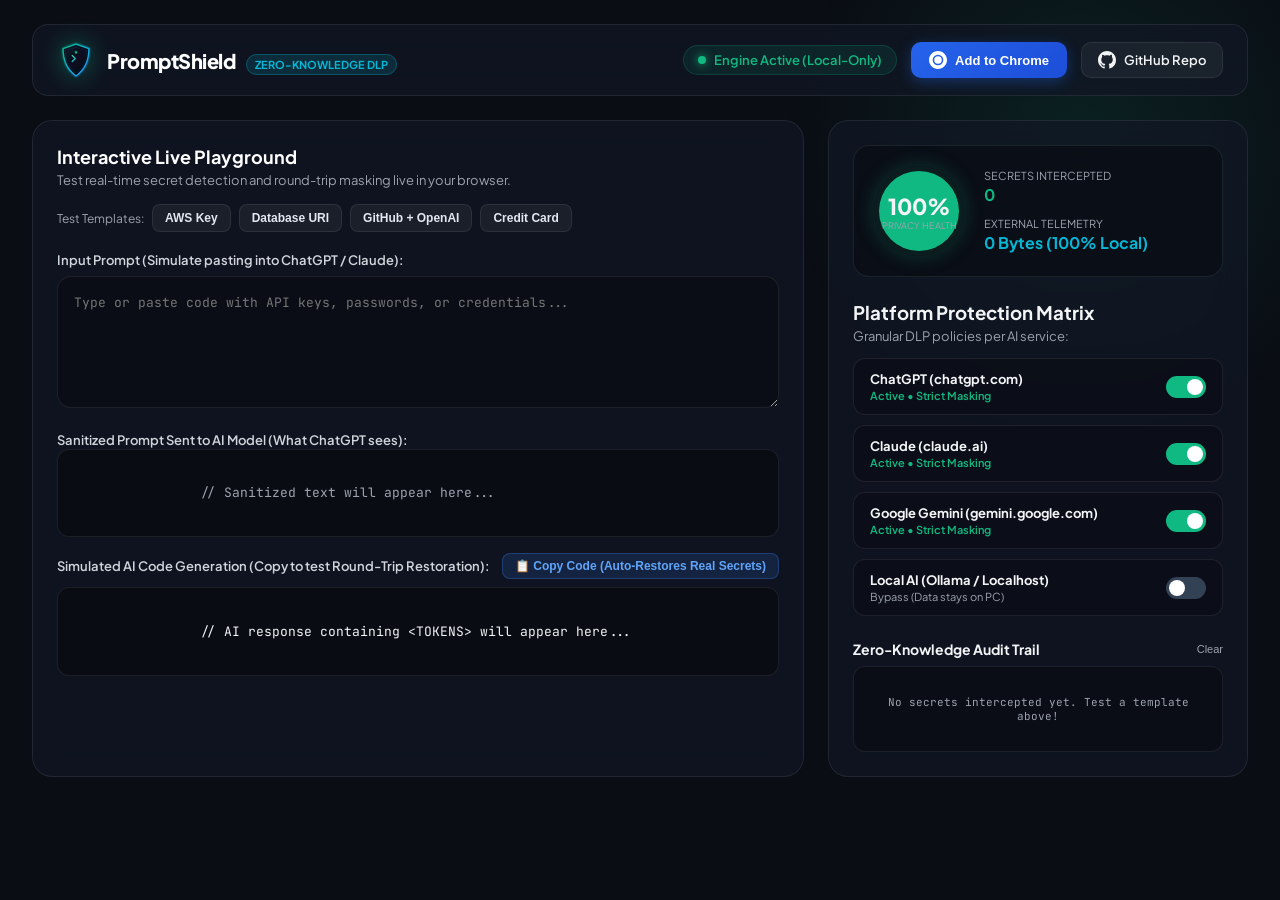
<file: index.html>
<!DOCTYPE html>
<html lang="en">
<head>
  <meta charset="UTF-8">
  <meta name="viewport" content="width=device-width, initial-scale=1.0">
  <title>PromptShield - GenAI Data Loss Prevention & Command Center</title>
  <link rel="icon" type="image/svg+xml" href="assets/logo.svg">
  <link rel="stylesheet" href="dashboard/dashboard.css">
  <link rel="preconnect" href="https://fonts.googleapis.com">
  <link rel="preconnect" href="https://fonts.gstatic.com" crossorigin>
  <link href="https://fonts.googleapis.com/css2?family=JetBrains+Mono:wght@400;600;700&family=Plus+Jakarta+Sans:wght@400;500;600;700;800&display=swap" rel="stylesheet">
</head>
<body>
  <!-- Ambient background glow -->
  <div class="glow-bg"></div>

  <div class="app-layout">
    <!-- Top Navigation Bar -->
    <header class="navbar">
      <div class="nav-brand">
        <img src="assets/logo.svg" alt="PromptShield Logo" class="brand-logo-img">
        <div>
          <span class="brand-title">PromptShield</span>
          <span class="badge-zk">Zero-Knowledge DLP</span>
        </div>
      </div>
      <div class="nav-controls">
        <div class="status-indicator">
          <span class="pulse-dot"></span>
          <span>Engine Active (Local-Only)</span>
        </div>

        <!-- Add to Chrome Button -->
        <button id="btn-add-chrome" class="btn-chrome">
          <svg width="18" height="18" viewBox="0 0 24 24" fill="currentColor">
            <path d="M12 0C5.373 0 0 5.373 0 12s5.373 12 12 12 12-5.373 12-12S18.627 0 12 0zm0 4.909a7.091 7.091 0 110 14.182 7.091 7.091 0 010-14.182zM12 7a5 5 0 100 10 5 5 0 000-10z"/>
          </svg>
          Add to Chrome
        </button>

        <a href="https://github.com/venkatsatwik/prompt-shield" target="_blank" class="btn-github">
          <svg width="18" height="18" viewBox="0 0 24 24" fill="currentColor">
            <path d="M12 0C5.37 0 0 5.37 0 12c0 5.31 3.435 9.795 8.205 11.385.6.105.825-.255.825-.57 0-.285-.015-1.23-.015-2.235-3.015.555-3.795-.735-4.035-1.41-.135-.345-.72-1.41-1.23-1.695-.42-.225-1.02-.78-.015-.795.945-.015 1.62.87 1.845 1.23 1.08 1.815 2.805 1.305 3.495.99.105-.78.42-1.305.765-1.605-2.67-.3-5.46-1.335-5.46-5.925 0-1.305.465-2.385 1.23-3.225-.12-.3-.54-1.53.12-3.18 0 0 1.005-.315 3.3 1.23.96-.27 1.98-.405 3-.405s2.04.135 3 .405c2.295-1.56 3.3-1.23 3.3-1.23.66 1.65.24 2.88.12 3.18.765.84 1.23 1.905 1.23 3.225 0 4.605-2.805 5.625-5.475 5.925.435.375.81 1.095.81 2.22 0 1.605-.015 2.895-.015 3.3 0 .315.225.69.825.57A12.02 12.02 0 0024 12c0-6.63-5.37-12-12-12z"/>
          </svg>
          GitHub Repo
        </a>
      </div>
    </header>

    <main class="content-grid">
      <!-- Left Column: Interactive Live Playground -->
      <section class="panel playground-panel">
        <div class="panel-header">
          <div>
            <h2>Interactive Live Playground</h2>
            <p class="panel-desc">Test real-time secret detection and round-trip masking live in your browser.</p>
          </div>
          <div class="sample-pills">
            <span class="pill-label">Test Templates:</span>
            <button class="pill-btn" data-template="aws">AWS Key</button>
            <button class="pill-btn" data-template="db">Database URI</button>
            <button class="pill-btn" data-template="tokens">GitHub + OpenAI</button>
            <button class="pill-btn" data-template="cc">Credit Card</button>
          </div>
        </div>

        <div class="playground-body">
          <div class="input-wrapper">
            <label for="prompt-input">Input Prompt (Simulate pasting into ChatGPT / Claude):</label>
            <textarea id="prompt-input" rows="5" placeholder="Type or paste code with API keys, passwords, or credentials..."></textarea>
            
            <!-- Realtime Scan Status Bar -->
            <div id="detection-banner" class="detection-banner hidden">
              <div class="banner-title">
                <span id="banner-count">0 Secrets Detected</span>
                <div id="detected-tags" class="tag-row"></div>
              </div>
              <button id="btn-sanitize" class="btn-primary">
                🎭 Sanitize & Auto-Mask
              </button>
            </div>
          </div>

          <!-- Sanitized Output & Round-Trip Demonstration -->
          <div class="roundtrip-section">
            <div class="output-block">
              <label>Sanitized Prompt Sent to AI Model (What ChatGPT sees):</label>
              <div id="sanitized-preview" class="code-preview font-mono text-muted">
                // Sanitized text will appear here...
              </div>
            </div>

            <div class="output-block mt-3">
              <div class="split-label">
                <label>Simulated AI Code Generation (Copy to test Round-Trip Restoration):</label>
                <button id="btn-copy-ai" class="btn-copy">
                  📋 Copy Code (Auto-Restores Real Secrets)
                </button>
              </div>
              <div id="ai-response-preview" class="code-preview font-mono">
                // AI response containing &lt;TOKENS&gt; will appear here...
              </div>
            </div>

            <!-- Toast notification for copy event -->
            <div id="clipboard-toast" class="toast hidden">
              ✅ <strong>Round-Trip Success:</strong> Real credentials were automatically restored to your clipboard!
            </div>
          </div>
        </div>
      </section>

      <!-- Right Column: Command Center & Policy Matrix -->
      <aside class="panel side-panel">
        <!-- Privacy Score Card -->
        <div class="score-card">
          <div class="score-circle">
            <span id="score-val">100%</span>
            <span class="subtext">Privacy Health</span>
          </div>
          <div class="score-meta">
            <div class="metric-item">
              <span class="metric-title">Secrets Intercepted</span>
              <span class="metric-val text-green" id="metric-blocked">0</span>
            </div>
            <div class="metric-item">
              <span class="metric-title">External Telemetry</span>
              <span class="metric-val text-cyan">0 Bytes (100% Local)</span>
            </div>
          </div>
        </div>

        <!-- Platform Permission Matrix -->
        <div class="platform-matrix">
          <h3>Platform Protection Matrix</h3>
          <p class="panel-desc">Granular DLP policies per AI service:</p>

          <div class="platform-list">
            <div class="platform-item">
              <div class="platform-info">
                <strong>ChatGPT (chatgpt.com)</strong>
                <span class="status-active">Active • Strict Masking</span>
              </div>
              <label class="switch">
                <input type="checkbox" checked>
                <span class="slider"></span>
              </label>
            </div>

            <div class="platform-item">
              <div class="platform-info">
                <strong>Claude (claude.ai)</strong>
                <span class="status-active">Active • Strict Masking</span>
              </div>
              <label class="switch">
                <input type="checkbox" checked>
                <span class="slider"></span>
              </label>
            </div>

            <div class="platform-item">
              <div class="platform-info">
                <strong>Google Gemini (gemini.google.com)</strong>
                <span class="status-active">Active • Strict Masking</span>
              </div>
              <label class="switch">
                <input type="checkbox" checked>
                <span class="slider"></span>
              </label>
            </div>

            <div class="platform-item">
              <div class="platform-info">
                <strong>Local AI (Ollama / Localhost)</strong>
                <span class="status-bypass">Bypass (Data stays on PC)</span>
              </div>
              <label class="switch">
                <input type="checkbox">
                <span class="slider"></span>
              </label>
            </div>
          </div>
        </div>

        <!-- Local Audit Log -->
        <div class="audit-section">
          <div class="split-label">
            <h3>Zero-Knowledge Audit Trail</h3>
            <button id="btn-clear-logs" class="btn-text">Clear</button>
          </div>
          <div id="audit-log-list" class="log-list font-mono">
            <div class="log-empty">No secrets intercepted yet. Test a template above!</div>
          </div>
        </div>
      </aside>
    </main>
  </div>

  <!-- Install Chrome Extension Modal -->
  <div id="install-modal" class="modal-overlay hidden">
    <div class="modal-card">
      <div class="modal-header">
        <div class="modal-title">
          <img src="assets/logo.svg" alt="PromptShield Logo" class="modal-logo-img">
          <h3>Install PromptShield on Chrome</h3>
        </div>
        <button id="btn-close-modal" class="btn-close">&times;</button>
      </div>

      <div class="modal-body">
        <p class="modal-intro">Protect your secrets on ChatGPT, Claude, and Gemini in 3 simple steps:</p>

        <div class="step-card">
          <div class="step-num">1</div>
          <div class="step-content">
            <strong>Download the Extension Package</strong>
            <p>Get the official zero-knowledge extension package:</p>
            <a href="assets/prompt-shield-extension.zip" download="prompt-shield-extension.zip" class="btn-download">
              ⬇️ Download Extension (.ZIP)
            </a>
          </div>
        </div>

        <div class="step-card">
          <div class="step-num">2</div>
          <div class="step-content">
            <strong>Open Chrome Extensions</strong>
            <p>Open a new tab and paste: <code class="code-badge">chrome://extensions</code></p>
            <p>Toggle ON <strong>"Developer mode"</strong> in the top-right corner.</p>
          </div>
        </div>

        <div class="step-card">
          <div class="step-num">3</div>
          <div class="step-content">
            <strong>Load Unpacked</strong>
            <p>Click <strong>"Load unpacked"</strong> and select the unzipped <code class="code-badge">prompt-shield</code> folder.</p>
          </div>
        </div>
      </div>

      <div class="modal-footer">
        <span>✨ 100% Free & Open-Source • Zero-Knowledge Telemetry</span>
      </div>
    </div>
  </div>

  <!-- Shared Core Engines -->
  <script src="core/detector.js"></script>
  <script src="core/masker.js"></script>
  <script src="dashboard/dashboard.js"></script>
</body>
</html>
</file>
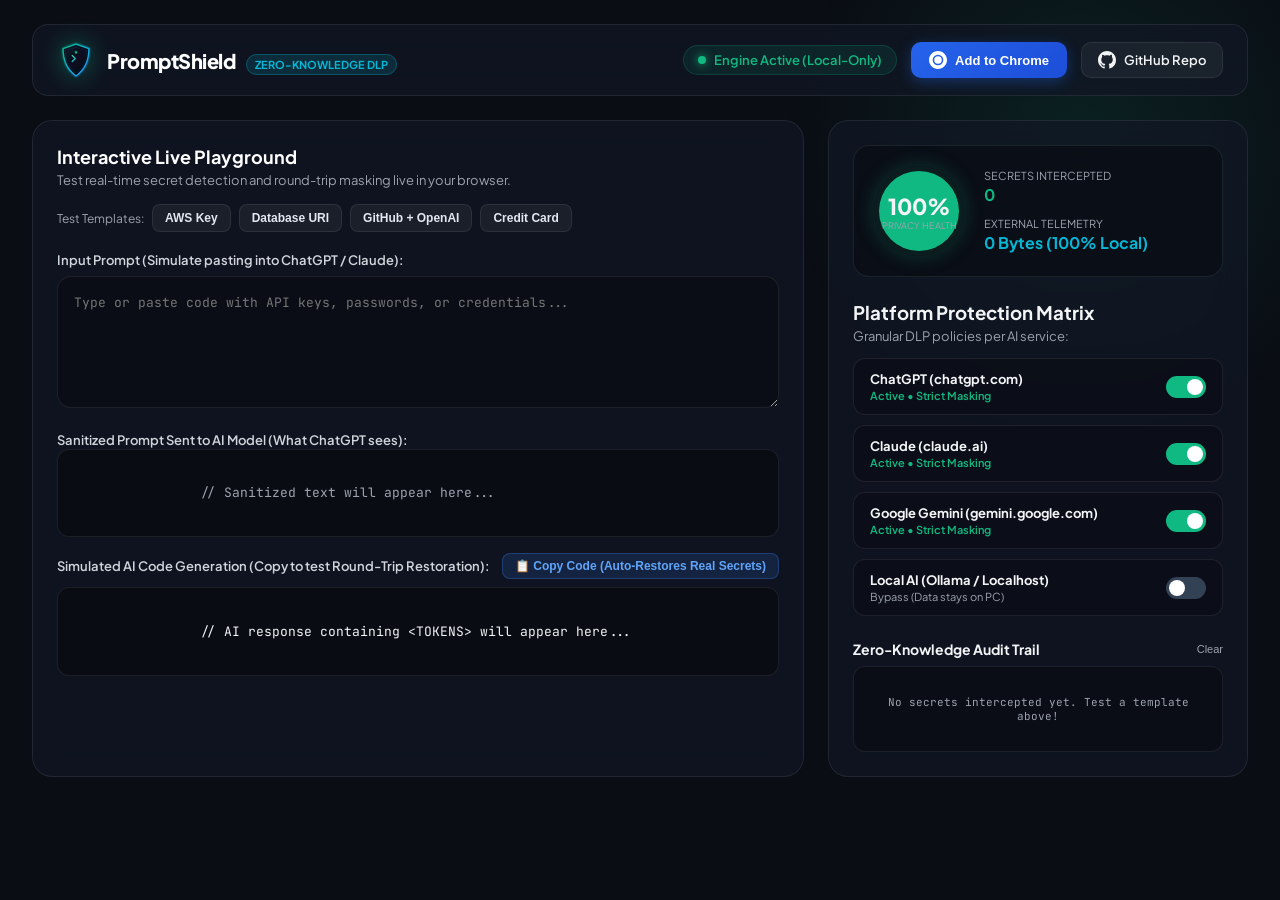
<file: dashboard/index.html>
<!DOCTYPE html>
<html lang="en">
<head>
  <meta charset="UTF-8">
  <meta name="viewport" content="width=device-width, initial-scale=1.0">
  <title>PromptShield - GenAI Data Loss Prevention & Command Center</title>
  <link rel="icon" type="image/svg+xml" href="../assets/logo.svg">
  <link rel="stylesheet" href="dashboard.css">
  <link rel="preconnect" href="https://fonts.googleapis.com">
  <link rel="preconnect" href="https://fonts.gstatic.com" crossorigin>
  <link href="https://fonts.googleapis.com/css2?family=JetBrains+Mono:wght@400;600;700&family=Plus+Jakarta+Sans:wght@400;500;600;700;800&display=swap" rel="stylesheet">
</head>
<body>
  <div class="glow-bg"></div>

  <div class="app-layout">
    <header class="navbar">
      <div class="nav-brand">
        <img src="../assets/logo.svg" alt="PromptShield Logo" class="brand-logo-img">
        <div>
          <span class="brand-title">PromptShield</span>
          <span class="badge-zk">Zero-Knowledge DLP</span>
        </div>
      </div>
      <div class="nav-controls">
        <div class="status-indicator">
          <span class="pulse-dot"></span>
          <span>Engine Active (Local-Only)</span>
        </div>

        <button id="btn-add-chrome" class="btn-chrome">
          <svg width="18" height="18" viewBox="0 0 24 24" fill="currentColor">
            <path d="M12 0C5.373 0 0 5.373 0 12s5.373 12 12 12 12-5.373 12-12S18.627 0 12 0zm0 4.909a7.091 7.091 0 110 14.182 7.091 7.091 0 010-14.182zM12 7a5 5 0 100 10 5 5 0 000-10z"/>
          </svg>
          Add to Chrome
        </button>

        <a href="https://github.com/venkatsatwik/prompt-shield" target="_blank" class="btn-github">
          <svg width="18" height="18" viewBox="0 0 24 24" fill="currentColor">
            <path d="M12 0C5.37 0 0 5.37 0 12c0 5.31 3.435 9.795 8.205 11.385.6.105.825-.255.825-.57 0-.285-.015-1.23-.015-2.235-3.015.555-3.795-.735-4.035-1.41-.135-.345-.72-1.41-1.23-1.695-.42-.225-1.02-.78-.015-.795.945-.015 1.62.87 1.845 1.23 1.08 1.815 2.805 1.305 3.495.99.105-.78.42-1.305.765-1.605-2.67-.3-5.46-1.335-5.46-5.925 0-1.305.465-2.385 1.23-3.225-.12-.3-.54-1.53.12-3.18 0 0 1.005-.315 3.3 1.23.96-.27 1.98-.405 3-.405s2.04.135 3 .405c2.295-1.56 3.3-1.23 3.3-1.23.66 1.65.24 2.88.12 3.18.765.84 1.23 1.905 1.23 3.225 0 4.605-2.805 5.625-5.475 5.925.435.375.81 1.095.81 2.22 0 1.605-.015 2.895-.015 3.3 0 .315.225.69.825.57A12.02 12.02 0 0024 12c0-6.63-5.37-12-12-12z"/>
          </svg>
          GitHub Repo
        </a>
      </div>
    </header>

    <main class="content-grid">
      <section class="panel playground-panel">
        <div class="panel-header">
          <div>
            <h2>Interactive Live Playground</h2>
            <p class="panel-desc">Test real-time secret detection and round-trip masking live in your browser.</p>
          </div>
          <div class="sample-pills">
            <span class="pill-label">Test Templates:</span>
            <button class="pill-btn" data-template="aws">AWS Key</button>
            <button class="pill-btn" data-template="db">Database URI</button>
            <button class="pill-btn" data-template="tokens">GitHub + OpenAI</button>
            <button class="pill-btn" data-template="cc">Credit Card</button>
          </div>
        </div>

        <div class="playground-body">
          <div class="input-wrapper">
            <label for="prompt-input">Input Prompt (Simulate pasting into ChatGPT / Claude):</label>
            <textarea id="prompt-input" rows="5" placeholder="Type or paste code with API keys, passwords, or credentials..."></textarea>
            
            <div id="detection-banner" class="detection-banner hidden">
              <div class="banner-title">
                <span id="banner-count">0 Secrets Detected</span>
                <div id="detected-tags" class="tag-row"></div>
              </div>
              <button id="btn-sanitize" class="btn-primary">
                🎭 Sanitize & Auto-Mask
              </button>
            </div>
          </div>

          <div class="roundtrip-section">
            <div class="output-block">
              <label>Sanitized Prompt Sent to AI Model (What ChatGPT sees):</label>
              <div id="sanitized-preview" class="code-preview font-mono text-muted">
                // Sanitized text will appear here...
              </div>
            </div>

            <div class="output-block mt-3">
              <div class="split-label">
                <label>Simulated AI Code Generation (Copy to test Round-Trip Restoration):</label>
                <button id="btn-copy-ai" class="btn-copy">
                  📋 Copy Code (Auto-Restores Real Secrets)
                </button>
              </div>
              <div id="ai-response-preview" class="code-preview font-mono">
                // AI response containing &lt;TOKENS&gt; will appear here...
              </div>
            </div>

            <div id="clipboard-toast" class="toast hidden">
              ✅ <strong>Round-Trip Success:</strong> Real credentials were automatically restored to your clipboard!
            </div>
          </div>
        </div>
      </section>

      <aside class="panel side-panel">
        <div class="score-card">
          <div class="score-circle">
            <span id="score-val">100%</span>
            <span class="subtext">Privacy Health</span>
          </div>
          <div class="score-meta">
            <div class="metric-item">
              <span class="metric-title">Secrets Intercepted</span>
              <span class="metric-val text-green" id="metric-blocked">0</span>
            </div>
            <div class="metric-item">
              <span class="metric-title">External Telemetry</span>
              <span class="metric-val text-cyan">0 Bytes (100% Local)</span>
            </div>
          </div>
        </div>

        <div class="platform-matrix">
          <h3>Platform Protection Matrix</h3>
          <p class="panel-desc">Granular DLP policies per AI service:</p>

          <div class="platform-list">
            <div class="platform-item">
              <div class="platform-info">
                <strong>ChatGPT (chatgpt.com)</strong>
                <span class="status-active">Active • Strict Masking</span>
              </div>
              <label class="switch">
                <input type="checkbox" checked>
                <span class="slider"></span>
              </label>
            </div>

            <div class="platform-item">
              <div class="platform-info">
                <strong>Claude (claude.ai)</strong>
                <span class="status-active">Active • Strict Masking</span>
              </div>
              <label class="switch">
                <input type="checkbox" checked>
                <span class="slider"></span>
              </label>
            </div>

            <div class="platform-item">
              <div class="platform-info">
                <strong>Google Gemini (gemini.google.com)</strong>
                <span class="status-active">Active • Strict Masking</span>
              </div>
              <label class="switch">
                <input type="checkbox" checked>
                <span class="slider"></span>
              </label>
            </div>

            <div class="platform-item">
              <div class="platform-info">
                <strong>Local AI (Ollama / Localhost)</strong>
                <span class="status-bypass">Bypass (Data stays on PC)</span>
              </div>
              <label class="switch">
                <input type="checkbox">
                <span class="slider"></span>
              </label>
            </div>
          </div>
        </div>

        <div class="audit-section">
          <div class="split-label">
            <h3>Zero-Knowledge Audit Trail</h3>
            <button id="btn-clear-logs" class="btn-text">Clear</button>
          </div>
          <div id="audit-log-list" class="log-list font-mono">
            <div class="log-empty">No secrets intercepted yet. Test a template above!</div>
          </div>
        </div>
      </aside>
    </main>
  </div>

  <div id="install-modal" class="modal-overlay hidden">
    <div class="modal-card">
      <div class="modal-header">
        <div class="modal-title">
          <img src="../assets/logo.svg" alt="PromptShield Logo" class="modal-logo-img">
          <h3>Install PromptShield on Chrome</h3>
        </div>
        <button id="btn-close-modal" class="btn-close">&times;</button>
      </div>

      <div class="modal-body">
        <p class="modal-intro">Protect your secrets on ChatGPT, Claude, and Gemini in 3 simple steps:</p>

        <div class="step-card">
          <div class="step-num">1</div>
          <div class="step-content">
            <strong>Download the Extension Package</strong>
            <p>Get the official zero-knowledge extension package:</p>
            <a href="../assets/prompt-shield-extension.zip" download="prompt-shield-extension.zip" class="btn-download">
              ⬇️ Download Extension (.ZIP)
            </a>
          </div>
        </div>

        <div class="step-card">
          <div class="step-num">2</div>
          <div class="step-content">
            <strong>Open Chrome Extensions</strong>
            <p>Open a new tab and paste: <code class="code-badge">chrome://extensions</code></p>
            <p>Toggle ON <strong>"Developer mode"</strong> in the top-right corner.</p>
          </div>
        </div>

        <div class="step-card">
          <div class="step-num">3</div>
          <div class="step-content">
            <strong>Load Unpacked</strong>
            <p>Click <strong>"Load unpacked"</strong> and select the unzipped <code class="code-badge">prompt-shield</code> folder.</p>
          </div>
        </div>
      </div>

      <div class="modal-footer">
        <span>✨ 100% Free & Open-Source • Zero-Knowledge Telemetry</span>
      </div>
    </div>
  </div>

  <script src="../core/detector.js"></script>
  <script src="../core/masker.js"></script>
  <script src="dashboard.js"></script>
</body>
</html>
</file>
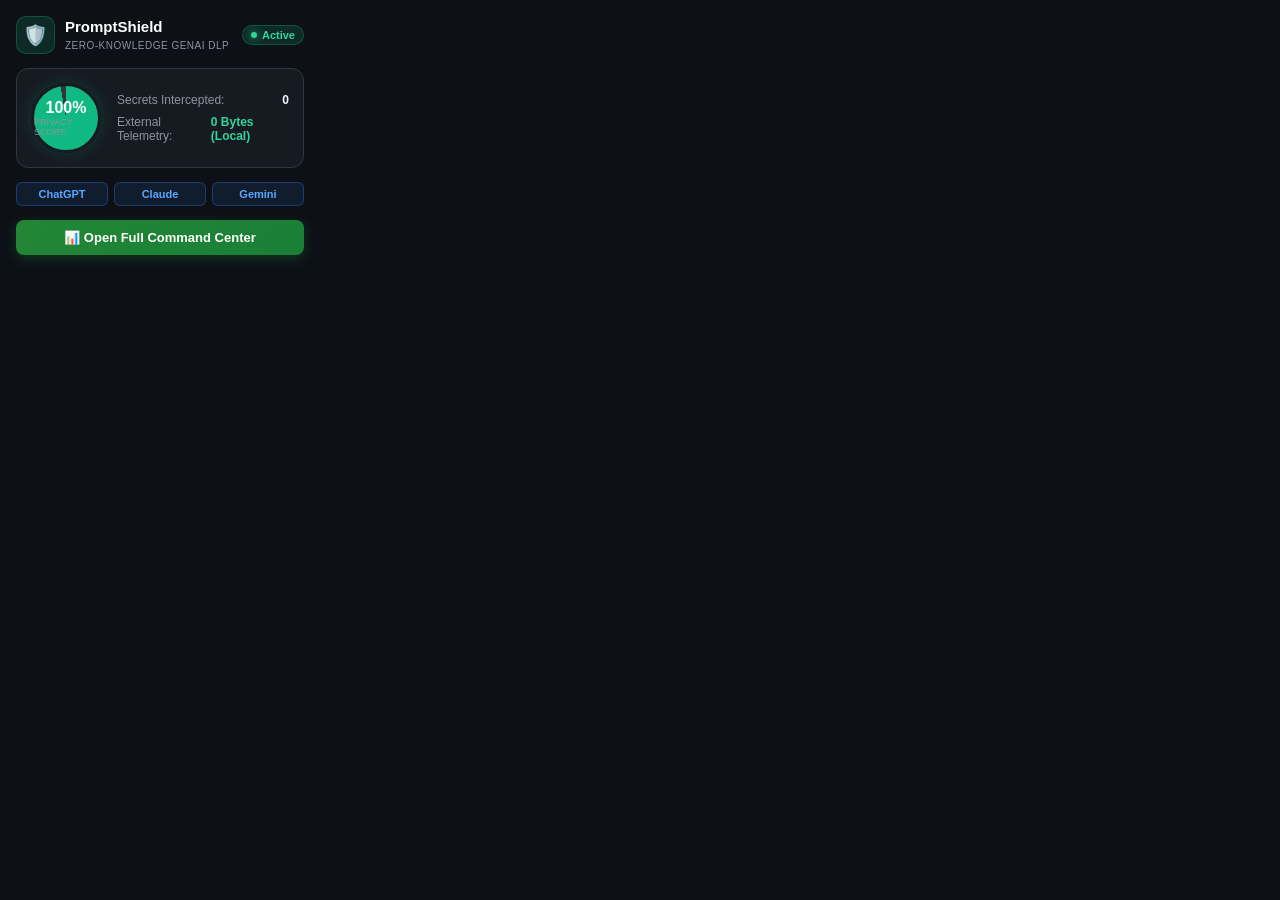
<file: extension/popup.html>
<!DOCTYPE html>
<html lang="en">
<head>
  <meta charset="UTF-8">
  <meta name="viewport" content="width=device-width, initial-scale=1.0">
  <title>PromptShield HUD</title>
  <link rel="stylesheet" href="popup.css">
</head>
<body>
  <div class="hud-container">
    <header class="hud-header">
      <div class="hud-brand">
        <div class="hud-icon-badge">🛡️</div>
        <div>
          <h1>PromptShield</h1>
          <span class="hud-subtitle">Zero-Knowledge GenAI DLP</span>
        </div>
      </div>
      <div class="hud-status-pill active" id="status-pill">
        <span class="dot"></span> Active
      </div>
    </header>

    <div class="score-card">
      <div class="score-circle">
        <span class="score-number" id="privacy-score">100%</span>
        <span class="score-label">Privacy Score</span>
      </div>
      <div class="score-details">
        <div class="detail-row">
          <span>Secrets Intercepted:</span>
          <strong id="stat-blocked">0</strong>
        </div>
        <div class="detail-row">
          <span>External Telemetry:</span>
          <strong class="text-green">0 Bytes (Local)</strong>
        </div>
      </div>
    </div>

    <div class="platform-chips">
      <span class="chip active">ChatGPT</span>
      <span class="chip active">Claude</span>
      <span class="chip active">Gemini</span>
    </div>

    <div class="hud-footer">
      <button class="btn-dashboard" id="btn-open-dashboard">
        📊 Open Full Command Center
      </button>
    </div>
  </div>

  <script src="popup.js"></script>
</body>
</html>
</file>
<file: dashboard/dashboard.css>
:root {
  --bg-dark: #0a0d14;
  --bg-card: rgba(18, 24, 38, 0.7);
  --border-color: rgba(255, 255, 255, 0.08);
  --accent-green: #10b981;
  --accent-red: #ef4444;
  --accent-amber: #f59e0b;
  --accent-blue: #3b82f6;
  --accent-cyan: #06b6d4;
  --text-main: #f3f4f6;
  --text-muted: #9ca3af;
}

* {
  margin: 0;
  padding: 0;
  box-sizing: border-box;
}

body {
  background-color: var(--bg-dark);
  color: var(--text-main);
  font-family: 'Plus Jakarta Sans', -apple-system, sans-serif;
  min-height: 100vh;
  position: relative;
  overflow-x: hidden;
}

.font-mono {
  font-family: 'JetBrains Mono', monospace !important;
}

.text-muted { color: var(--text-muted); }
.text-green { color: var(--accent-green) !important; }
.text-cyan { color: var(--accent-cyan) !important; }
.mt-3 { margin-top: 16px; }

@keyframes fadeIn {
  from { opacity: 0; }
  to { opacity: 1; }
}

/* Ambient background glow */
.glow-bg {
  position: fixed;
  top: -150px;
  right: -100px;
  width: 600px;
  height: 600px;
  background: radial-gradient(circle, rgba(16, 185, 129, 0.12) 0%, rgba(10, 13, 20, 0) 70%);
  pointer-events: none;
  z-index: 0;
}

.app-layout {
  position: relative;
  z-index: 1;
  max-width: 1400px;
  margin: 0 auto;
  padding: 24px 32px;
  display: flex;
  flex-direction: column;
  gap: 24px;
}

/* Navbar */
.navbar {
  display: flex;
  justify-content: space-between;
  align-items: center;
  padding: 16px 24px;
  background: var(--bg-card);
  backdrop-filter: blur(16px);
  border: 1px solid var(--border-color);
  border-radius: 16px;
  flex-wrap: wrap;
  gap: 12px;
}

.nav-brand {
  display: flex;
  align-items: center;
  gap: 12px;
}

.brand-logo-img {
  width: 38px;
  height: 38px;
  filter: drop-shadow(0 0 12px rgba(16, 185, 129, 0.45));
  transition: transform 0.2s ease;
}

.brand-logo-img:hover {
  transform: scale(1.06);
}

.modal-logo-img {
  width: 32px;
  height: 32px;
  filter: drop-shadow(0 0 8px rgba(16, 185, 129, 0.35));
}

.logo-shield {
  font-size: 26px;
  background: rgba(16, 185, 129, 0.15);
  border: 1px solid rgba(16, 185, 129, 0.3);
  padding: 8px;
  border-radius: 12px;
}

.brand-title {
  font-size: 20px;
  font-weight: 800;
  letter-spacing: -0.5px;
  color: #ffffff;
}

.badge-zk {
  margin-left: 8px;
  background: rgba(6, 182, 212, 0.15);
  color: var(--accent-cyan);
  border: 1px solid rgba(6, 182, 212, 0.3);
  font-size: 11px;
  font-weight: 700;
  padding: 3px 8px;
  border-radius: 999px;
  text-transform: uppercase;
}

.nav-controls {
  display: flex;
  align-items: center;
  gap: 14px;
  flex-wrap: wrap;
}

.status-indicator {
  display: flex;
  align-items: center;
  gap: 8px;
  font-size: 13px;
  color: var(--accent-green);
  font-weight: 600;
  background: rgba(16, 185, 129, 0.1);
  border: 1px solid rgba(16, 185, 129, 0.2);
  padding: 6px 14px;
  border-radius: 999px;
}

.pulse-dot {
  width: 8px;
  height: 8px;
  border-radius: 50%;
  background: var(--accent-green);
  box-shadow: 0 0 10px var(--accent-green);
}

/* Add to Chrome Button */
.btn-chrome {
  display: flex;
  align-items: center;
  gap: 8px;
  background: linear-gradient(135deg, #2563eb 0%, #1d4ed8 100%);
  color: #ffffff;
  border: none;
  padding: 9px 18px;
  border-radius: 10px;
  font-size: 13px;
  font-weight: 700;
  cursor: pointer;
  transition: all 0.2s ease;
  box-shadow: 0 4px 14px rgba(37, 99, 235, 0.35);
  text-decoration: none;
}

.btn-chrome:hover {
  filter: brightness(1.15);
  transform: translateY(-1px);
}

.btn-chrome-installed {
  display: flex;
  align-items: center;
  gap: 6px;
  background: rgba(16, 185, 129, 0.15);
  color: var(--accent-green);
  border: 1px solid rgba(16, 185, 129, 0.3);
  padding: 8px 16px;
  border-radius: 10px;
  font-size: 12px;
  font-weight: 700;
  cursor: pointer;
}

.btn-github {
  display: flex;
  align-items: center;
  gap: 8px;
  background: rgba(255, 255, 255, 0.05);
  border: 1px solid var(--border-color);
  color: var(--text-main);
  padding: 8px 16px;
  border-radius: 10px;
  text-decoration: none;
  font-size: 13px;
  font-weight: 600;
  transition: all 0.2s ease;
}

.btn-github:hover {
  background: rgba(255, 255, 255, 0.1);
}

/* Grid Layout */
.content-grid {
  display: grid;
  grid-template-columns: 1fr 420px;
  gap: 24px;
}

@media (max-width: 1024px) {
  .content-grid {
    grid-template-columns: 1fr;
  }
}

.panel {
  background: var(--bg-card);
  backdrop-filter: blur(16px);
  border: 1px solid var(--border-color);
  border-radius: 20px;
  padding: 24px;
}

.panel-header {
  display: flex;
  justify-content: space-between;
  align-items: flex-start;
  margin-bottom: 20px;
  gap: 16px;
  flex-wrap: wrap;
}

h2 {
  font-size: 18px;
  font-weight: 700;
  color: #ffffff;
}

.panel-desc {
  font-size: 13px;
  color: var(--text-muted);
  margin-top: 4px;
}

.sample-pills {
  display: flex;
  align-items: center;
  gap: 8px;
  flex-wrap: wrap;
}

.pill-label {
  font-size: 12px;
  color: var(--text-muted);
}

.pill-btn {
  background: rgba(255, 255, 255, 0.05);
  border: 1px solid var(--border-color);
  color: #e2e8f0;
  padding: 6px 12px;
  border-radius: 8px;
  font-size: 12px;
  font-weight: 600;
  cursor: pointer;
  transition: all 0.2s ease;
}

.pill-btn:hover {
  background: rgba(16, 185, 129, 0.15);
  border-color: rgba(16, 185, 129, 0.4);
  color: var(--accent-green);
}

/* Input & Playground */
.playground-body {
  display: flex;
  flex-direction: column;
  gap: 20px;
}

.input-wrapper {
  display: flex;
  flex-direction: column;
  gap: 8px;
  position: relative;
}

label {
  font-size: 13px;
  font-weight: 600;
  color: #d1d5db;
}

textarea {
  width: 100%;
  background: rgba(10, 13, 20, 0.8);
  border: 1px solid var(--border-color);
  border-radius: 14px;
  padding: 16px;
  color: #ffffff;
  font-family: 'JetBrains Mono', monospace;
  font-size: 13px;
  line-height: 1.5;
  resize: vertical;
  transition: all 0.2s ease;
}

textarea:focus {
  outline: none;
  border-color: var(--accent-green);
  box-shadow: 0 0 15px rgba(16, 185, 129, 0.2);
}

/* Banner */
.detection-banner {
  background: rgba(239, 68, 68, 0.1);
  border: 1px solid rgba(239, 68, 68, 0.3);
  border-radius: 12px;
  padding: 12px 18px;
  display: flex;
  justify-content: space-between;
  align-items: center;
  animation: fadeIn 0.2s ease;
}

.hidden { display: none !important; }

.banner-title {
  display: flex;
  flex-direction: column;
  gap: 6px;
  font-size: 13px;
  font-weight: 700;
  color: #fca5a5;
}

.tag-row {
  display: flex;
  gap: 6px;
  flex-wrap: wrap;
}

.tag {
  background: rgba(245, 158, 11, 0.15);
  color: #fbbf24;
  border: 1px solid rgba(245, 158, 11, 0.3);
  font-size: 11px;
  padding: 2px 8px;
  border-radius: 6px;
  font-family: 'JetBrains Mono', monospace;
}

.btn-primary {
  background: linear-gradient(135deg, var(--accent-green) 0%, #059669 100%);
  color: white;
  border: none;
  padding: 8px 18px;
  border-radius: 10px;
  font-weight: 700;
  font-size: 13px;
  cursor: pointer;
  box-shadow: 0 4px 15px rgba(16, 185, 129, 0.3);
  transition: all 0.2s ease;
}

.btn-primary:hover {
  filter: brightness(1.1);
  transform: translateY(-1px);
}

/* Outputs */
.code-preview {
  background: rgba(10, 13, 20, 0.9);
  border: 1px solid var(--border-color);
  border-radius: 12px;
  padding: 14px;
  font-size: 13px;
  line-height: 1.5;
  white-space: pre-wrap;
  word-break: break-all;
  min-height: 70px;
}

.split-label {
  display: flex;
  justify-content: space-between;
  align-items: center;
  margin-bottom: 8px;
}

.btn-copy {
  background: rgba(59, 130, 246, 0.15);
  color: #60a5fa;
  border: 1px solid rgba(59, 130, 246, 0.3);
  padding: 5px 12px;
  border-radius: 8px;
  font-size: 12px;
  font-weight: 600;
  cursor: pointer;
  transition: all 0.2s ease;
}

.btn-copy:hover {
  background: rgba(59, 130, 246, 0.25);
}

.toast {
  margin-top: 12px;
  background: rgba(16, 185, 129, 0.2);
  border: 1px solid rgba(16, 185, 129, 0.4);
  color: #34d399;
  padding: 10px 16px;
  border-radius: 10px;
  font-size: 13px;
}

/* Right Panel */
.side-panel {
  display: flex;
  flex-direction: column;
  gap: 24px;
}

.score-card {
  background: rgba(10, 13, 20, 0.8);
  border: 1px solid var(--border-color);
  border-radius: 16px;
  padding: 20px;
  display: flex;
  align-items: center;
  gap: 20px;
}

.score-circle {
  width: 90px;
  height: 90px;
  border-radius: 50%;
  background: conic-gradient(var(--accent-green) 0deg 360deg);
  display: flex;
  flex-direction: column;
  align-items: center;
  justify-content: center;
  border: 5px solid rgba(10, 13, 20, 0.9);
  box-shadow: 0 0 20px rgba(16, 185, 129, 0.25);
}

#score-val {
  font-size: 22px;
  font-weight: 800;
}

.subtext {
  font-size: 9px;
  color: var(--text-muted);
  text-transform: uppercase;
}

.score-meta {
  flex: 1;
  display: flex;
  flex-direction: column;
  gap: 12px;
}

.metric-item {
  display: flex;
  flex-direction: column;
  gap: 2px;
}

.metric-title {
  font-size: 11px;
  color: var(--text-muted);
  text-transform: uppercase;
}

.metric-val {
  font-size: 16px;
  font-weight: 700;
}

/* Platform Matrix */
.platform-list {
  display: flex;
  flex-direction: column;
  gap: 10px;
  margin-top: 14px;
}

.platform-item {
  background: rgba(10, 13, 20, 0.6);
  border: 1px solid var(--border-color);
  border-radius: 12px;
  padding: 12px 16px;
  display: flex;
  justify-content: space-between;
  align-items: center;
}

.platform-info {
  display: flex;
  flex-direction: column;
  gap: 2px;
  font-size: 13px;
}

.status-active {
  font-size: 11px;
  color: var(--accent-green);
  font-weight: 600;
}

.status-bypass {
  font-size: 11px;
  color: var(--text-muted);
}

.switch {
  position: relative;
  display: inline-block;
  width: 40px;
  height: 22px;
}

.switch input { opacity: 0; width: 0; height: 0; }

.slider {
  position: absolute;
  cursor: pointer;
  top: 0; left: 0; right: 0; bottom: 0;
  background-color: #334155;
  border-radius: 22px;
  transition: .3s;
}

.slider:before {
  position: absolute;
  content: "";
  height: 16px; width: 16px;
  left: 3px; bottom: 3px;
  background-color: white;
  border-radius: 50%;
  transition: .3s;
}

input:checked + .slider { background-color: var(--accent-green); }
input:checked + .slider:before { transform: translateX(18px); }

/* Audit */
.audit-section h3 {
  font-size: 14px;
  font-weight: 700;
}

.btn-text {
  background: transparent;
  border: none;
  color: var(--text-muted);
  font-size: 11px;
  cursor: pointer;
}

.log-list {
  background: rgba(10, 13, 20, 0.8);
  border: 1px solid var(--border-color);
  border-radius: 12px;
  padding: 12px;
  font-size: 11px;
  color: #cbd5e1;
  max-height: 180px;
  overflow-y: auto;
  display: flex;
  flex-direction: column;
  gap: 8px;
}

.log-entry {
  display: flex;
  justify-content: space-between;
  border-bottom: 1px solid rgba(255, 255, 255, 0.05);
  padding-bottom: 6px;
}

.log-empty {
  text-align: center;
  color: var(--text-muted);
  padding: 16px 0;
}

/* ========================================================
   INSTALL CHROME EXTENSION MODAL
   ======================================================== */
.modal-overlay {
  position: fixed;
  inset: 0;
  background: rgba(0, 0, 0, 0.85);
  backdrop-filter: blur(12px);
  display: flex;
  align-items: center;
  justify-content: center;
  z-index: 9999999;
  padding: 20px;
}

.modal-card {
  background: #0f172a;
  border: 1px solid rgba(255, 255, 255, 0.15);
  box-shadow: 0 25px 60px -10px rgba(0, 0, 0, 0.8), 0 0 40px rgba(37, 99, 235, 0.3);
  border-radius: 20px;
  width: 100%;
  max-width: 540px;
  padding: 28px;
  display: flex;
  flex-direction: column;
  gap: 18px;
  animation: fadeIn 0.2s ease;
}

.modal-header {
  display: flex;
  justify-content: space-between;
  align-items: center;
}

.modal-title {
  display: flex;
  align-items: center;
  gap: 12px;
}

.modal-title h3 {
  font-size: 18px;
  font-weight: 700;
  color: #ffffff;
}

.btn-close {
  background: rgba(255, 255, 255, 0.05);
  border: 1px solid rgba(255, 255, 255, 0.1);
  color: var(--text-muted);
  width: 32px;
  height: 32px;
  border-radius: 8px;
  font-size: 20px;
  cursor: pointer;
  display: flex;
  align-items: center;
  justify-content: center;
  transition: all 0.2s ease;
}

.btn-close:hover {
  background: rgba(239, 68, 68, 0.2);
  color: #f87171;
  border-color: rgba(239, 68, 68, 0.4);
}

.modal-intro {
  font-size: 13px;
  color: #94a3b8;
  line-height: 1.5;
}

.step-card {
  display: flex;
  gap: 14px;
  background: rgba(255, 255, 255, 0.04);
  border: 1px solid rgba(255, 255, 255, 0.08);
  border-radius: 12px;
  padding: 14px 16px;
  margin-bottom: 10px;
}

.step-num {
  width: 26px;
  height: 26px;
  border-radius: 50%;
  background: linear-gradient(135deg, #2563eb, #1d4ed8);
  color: white;
  display: flex;
  align-items: center;
  justify-content: center;
  font-weight: 800;
  font-size: 12px;
  flex-shrink: 0;
}

.step-content {
  font-size: 13px;
  display: flex;
  flex-direction: column;
  gap: 4px;
}

.step-content strong {
  color: #f8fafc;
}

.step-content p {
  color: #94a3b8;
  font-size: 12px;
}

.code-badge {
  background: rgba(0, 0, 0, 0.6);
  border: 1px solid rgba(255, 255, 255, 0.15);
  color: #38bdf8;
  padding: 2px 7px;
  border-radius: 4px;
  font-family: 'JetBrains Mono', monospace;
  font-size: 11px;
}

.btn-download {
  display: inline-flex;
  align-items: center;
  gap: 8px;
  background: linear-gradient(135deg, #10b981 0%, #059669 100%);
  color: white;
  text-decoration: none;
  padding: 9px 18px;
  border-radius: 8px;
  font-weight: 700;
  font-size: 12px;
  margin-top: 8px;
  width: fit-content;
  box-shadow: 0 4px 14px rgba(16, 185, 129, 0.35);
  transition: all 0.2s ease;
}

.btn-download:hover {
  filter: brightness(1.1);
  transform: translateY(-1px);
}

.modal-footer {
  text-align: center;
  font-size: 11px;
  color: #64748b;
  border-top: 1px solid rgba(255, 255, 255, 0.05);
  padding-top: 12px;
}
</file>
<file: extension/popup.css>
* {
  margin: 0;
  padding: 0;
  box-sizing: border-box;
  font-family: -apple-system, BlinkMacSystemFont, "Segoe UI", Roboto, sans-serif;
}

body {
  width: 320px;
  background: #0d1117;
  color: #e6edf3;
  padding: 16px;
}

.hud-container {
  display: flex;
  flex-direction: column;
  gap: 14px;
}

.hud-header {
  display: flex;
  align-items: center;
  justify-content: space-between;
}

.hud-brand {
  display: flex;
  align-items: center;
  gap: 10px;
}

.hud-icon-badge {
  font-size: 20px;
  background: rgba(16, 185, 129, 0.15);
  border: 1px solid rgba(16, 185, 129, 0.3);
  padding: 6px;
  border-radius: 10px;
}

h1 {
  font-size: 15px;
  font-weight: 700;
  color: #ffffff;
}

.hud-subtitle {
  font-size: 10px;
  color: #8b949e;
  text-transform: uppercase;
  letter-spacing: 0.5px;
}

.hud-status-pill {
  font-size: 11px;
  font-weight: 600;
  padding: 3px 8px;
  border-radius: 999px;
  display: flex;
  align-items: center;
  gap: 5px;
  background: rgba(16, 185, 129, 0.15);
  color: #34d399;
  border: 1px solid rgba(16, 185, 129, 0.3);
}

.dot {
  width: 6px;
  height: 6px;
  border-radius: 50%;
  background: #34d399;
  box-shadow: 0 0 8px #34d399;
}

.score-card {
  background: #161b22;
  border: 1px solid #30363d;
  border-radius: 12px;
  padding: 14px;
  display: flex;
  align-items: center;
  gap: 16px;
}

.score-circle {
  display: flex;
  flex-direction: column;
  align-items: center;
  justify-content: center;
  width: 70px;
  height: 70px;
  border-radius: 50%;
  background: conic-gradient(#10b981 0deg 350deg, #30363d 350deg 360deg);
  border: 3px solid #161b22;
  box-shadow: 0 0 15px rgba(16, 185, 129, 0.2);
}

.score-number {
  font-size: 16px;
  font-weight: 800;
  color: #ffffff;
}

.score-label {
  font-size: 9px;
  color: #8b949e;
  text-transform: uppercase;
}

.score-details {
  flex: 1;
  display: flex;
  flex-direction: column;
  gap: 8px;
  font-size: 12px;
  color: #8b949e;
}

.detail-row {
  display: flex;
  justify-content: space-between;
  align-items: center;
}

.detail-row strong {
  color: #f0f6fc;
}

.text-green {
  color: #34d399 !important;
}

.platform-chips {
  display: flex;
  gap: 6px;
}

.chip {
  flex: 1;
  text-align: center;
  padding: 5px 0;
  border-radius: 6px;
  font-size: 11px;
  font-weight: 600;
  background: #161b22;
  border: 1px solid #30363d;
  color: #8b949e;
}

.chip.active {
  color: #58a6ff;
  border-color: rgba(56, 139, 253, 0.3);
  background: rgba(56, 139, 253, 0.1);
}

.btn-dashboard {
  width: 100%;
  padding: 10px;
  background: linear-gradient(135deg, #238636 0%, #1a7f37 100%);
  color: white;
  border: none;
  border-radius: 8px;
  font-weight: 600;
  font-size: 13px;
  cursor: pointer;
  transition: all 0.2s ease;
  display: flex;
  align-items: center;
  justify-content: center;
  gap: 6px;
  box-shadow: 0 4px 12px rgba(35, 134, 54, 0.3);
}

.btn-dashboard:hover {
  filter: brightness(1.1);
  transform: translateY(-1px);
}
</file>
